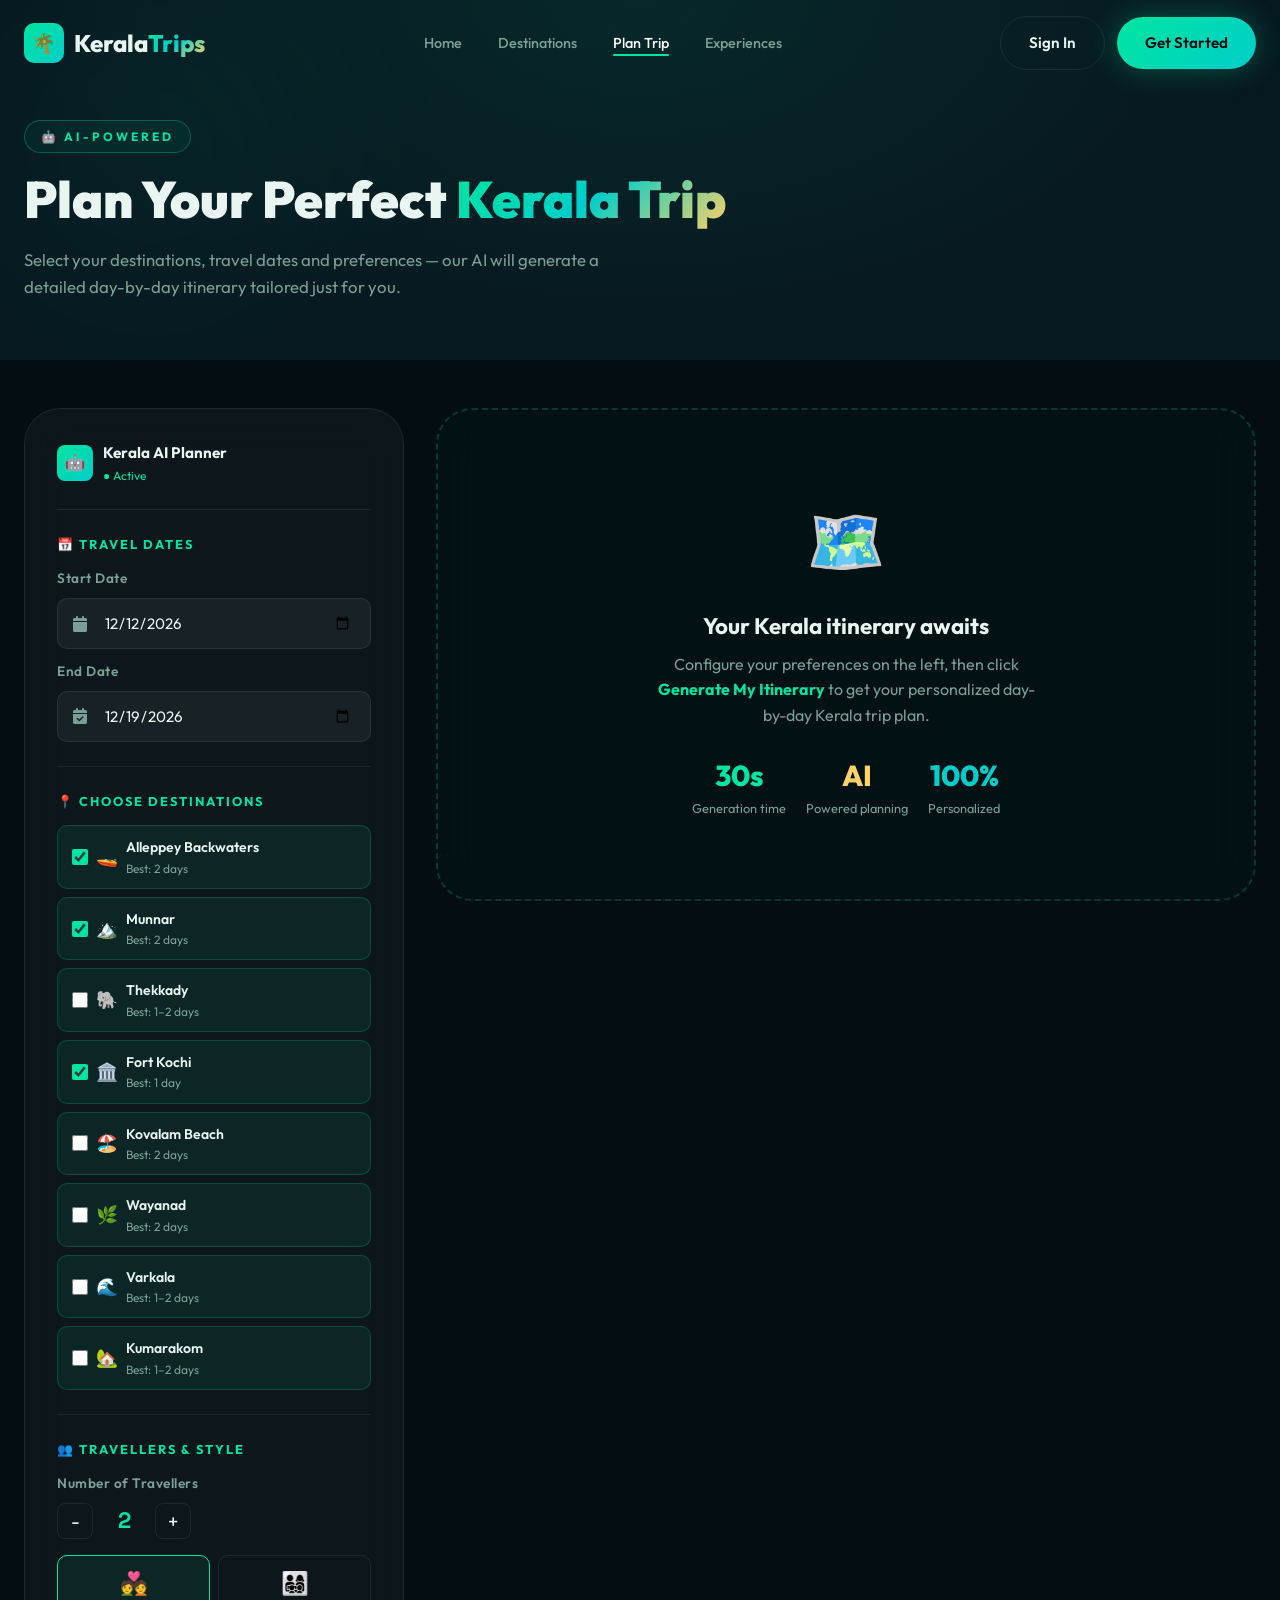
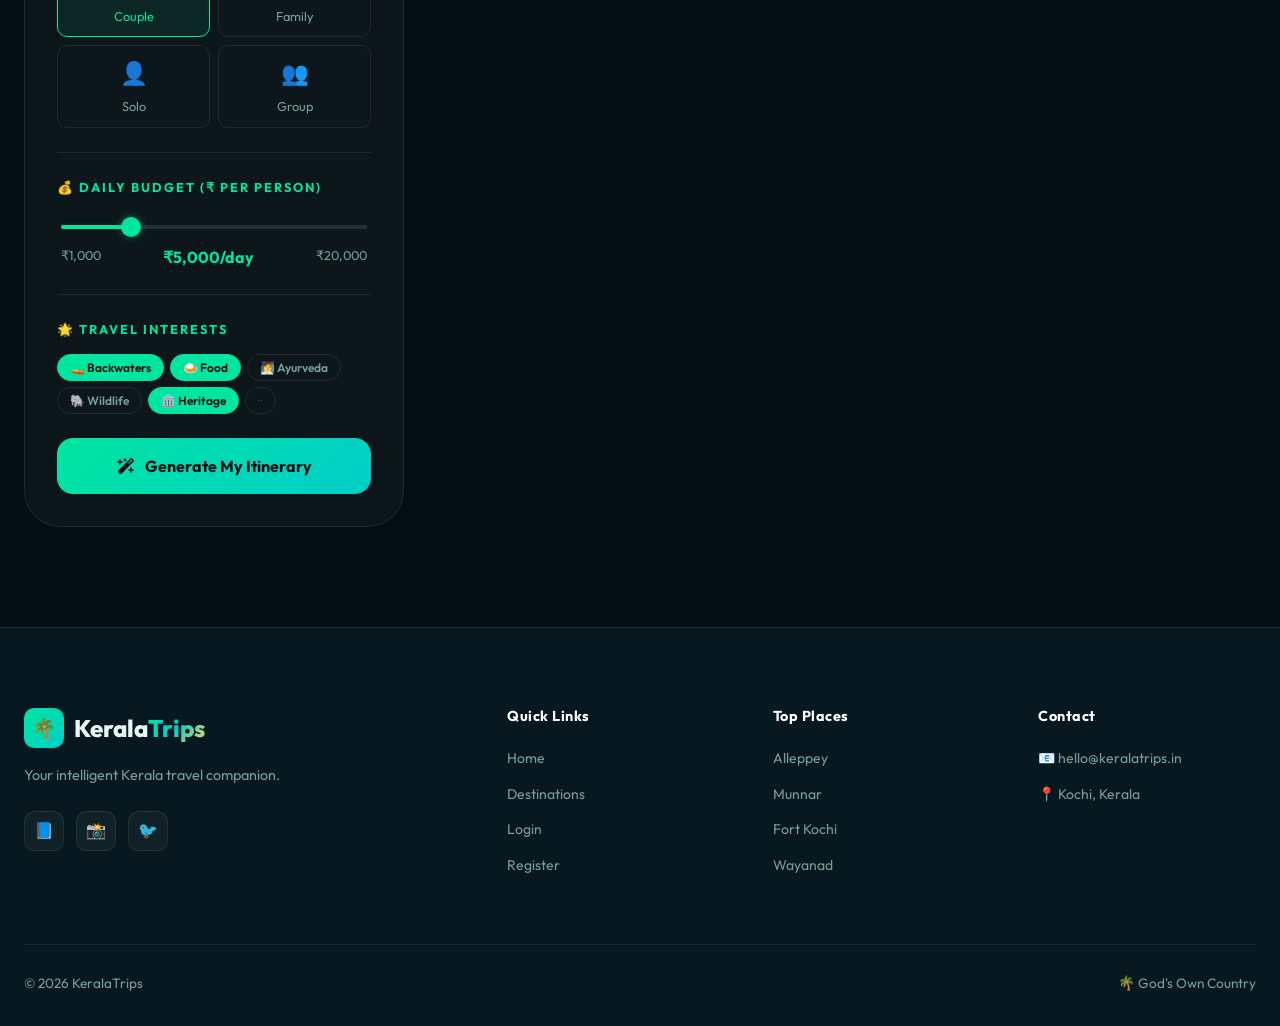
<file: plan-trip.html>
<!DOCTYPE html>
<html lang="en">
<head>
  <meta charset="UTF-8"/>
  <meta name="viewport" content="width=device-width, initial-scale=1.0"/>
  <title>AI Trip Planner — Plan Your Kerala Trip | KeralaTrips</title>
  <meta name="description" content="Use our AI-powered trip planner to create the perfect Kerala itinerary. Customize your destinations, duration, budget and travel style."/>
  <link rel="stylesheet" href="style.css"/>
  <link rel="stylesheet" href="https://cdnjs.cloudflare.com/ajax/libs/font-awesome/6.5.0/css/all.min.css"/>
  <style>
    .planner-hero{background:var(--clr-bg2);padding:120px 0 60px;position:relative;overflow:hidden;}
    .planner-hero::before{content:'';position:absolute;inset:0;background:radial-gradient(ellipse at 50% 0%,rgba(0,229,160,0.08),transparent 70%);}
    .planner-grid{display:grid;grid-template-columns:380px 1fr;gap:32px;align-items:start;}
    .planner-sidebar{border-radius:var(--radius-xl);padding:32px;position:sticky;top:100px;}
    .planner-section{font-size:0.8rem;font-weight:700;letter-spacing:2px;text-transform:uppercase;color:var(--clr-em);margin:24px 0 14px;padding-top:24px;border-top:1px solid var(--clr-border);}
    .planner-section:first-child{margin-top:0;padding-top:0;border-top:none;}
    .dest-pill{display:flex;align-items:center;gap:8px;padding:10px 14px;border-radius:10px;background:rgba(0,229,160,0.08);border:1px solid rgba(0,229,160,0.2);margin-bottom:8px;cursor:pointer;transition:var(--transition);}
    .dest-pill:hover{background:rgba(0,229,160,0.14);}
    .dest-pill input[type=checkbox]{accent-color:var(--clr-em);width:16px;height:16px;}
    .dest-pill-icon{font-size:1.1rem;}
    .dest-pill-info{flex:1;}
    .dest-pill-name{font-size:0.875rem;font-weight:600;}
    .dest-pill-days{font-size:0.75rem;color:var(--clr-muted);}
    .slider-wrap{padding:0 4px;}
    .range-slider{width:100%;-webkit-appearance:none;height:4px;border-radius:99px;background:linear-gradient(to right,var(--clr-em) var(--slider-pct,50%),rgba(255,255,255,0.1) var(--slider-pct,50%));outline:none;cursor:pointer;}
    .range-slider::-webkit-slider-thumb{-webkit-appearance:none;width:20px;height:20px;border-radius:50%;background:var(--clr-em);cursor:pointer;box-shadow:0 0 10px rgba(0,229,160,0.4);}
    .range-display{display:flex;justify-content:space-between;font-size:0.8rem;color:var(--clr-muted);margin-top:8px;}
    .range-val{font-weight:700;color:var(--clr-em);font-size:1rem;}
    .travel-type{display:grid;grid-template-columns:repeat(2,1fr);gap:8px;}
    .travel-type-btn{border:1px solid var(--clr-border);border-radius:10px;padding:10px;text-align:center;cursor:pointer;transition:var(--transition);font-size:0.8rem;color:var(--clr-muted);}
    .travel-type-btn:hover,.travel-type-btn.active{border-color:var(--clr-em);color:var(--clr-em);background:rgba(0,229,160,0.08);}
    .travel-type-btn .tt-icon{font-size:1.4rem;display:block;margin-bottom:4px;}
    .generate-btn{width:100%;padding:18px;border-radius:var(--radius-md);background:linear-gradient(135deg,var(--clr-em),var(--clr-teal));color:#030d12;font-size:1rem;font-weight:700;border:none;cursor:pointer;transition:var(--transition);margin-top:24px;display:flex;align-items:center;justify-content:center;gap:10px;}
    .generate-btn:hover{transform:translateY(-2px);box-shadow:0 8px 30px rgba(0,229,160,0.4);}
    .generate-btn:disabled{opacity:0.6;cursor:not-allowed;transform:none;}
    /* Itinerary Output */
    .itinerary-output{border-radius:var(--radius-xl);overflow:hidden;}
    .output-placeholder{padding:80px 40px;text-align:center;border:2px dashed rgba(0,229,160,0.2);border-radius:var(--radius-xl);background:rgba(0,229,160,0.02);}
    .day-card{border-radius:var(--radius-lg);margin-bottom:20px;overflow:hidden;transition:var(--transition);}
    .day-card:hover{transform:translateX(4px);}
    .day-header{display:flex;align-items:center;gap:16px;padding:20px 24px;background:rgba(0,229,160,0.06);border-bottom:1px solid rgba(0,229,160,0.1);cursor:pointer;}
    .day-num{width:48px;height:48px;border-radius:12px;background:linear-gradient(135deg,var(--clr-em),var(--clr-teal));display:grid;place-items:center;font-weight:900;font-size:1rem;color:#030d12;flex-shrink:0;}
    .day-title{font-weight:700;font-size:1rem;}
    .day-sub{font-size:0.8rem;color:var(--clr-muted);}
    .day-body{padding:20px 24px;}
    .activity{display:flex;gap:14px;padding:12px 0;border-bottom:1px solid rgba(255,255,255,0.04);}
    .activity:last-child{border-bottom:none;}
    .act-time{font-size:0.75rem;font-weight:700;color:var(--clr-em);min-width:60px;padding-top:2px;}
    .act-dot{width:10px;height:10px;border-radius:50%;background:var(--clr-em);margin-top:5px;flex-shrink:0;box-shadow:0 0 8px rgba(0,229,160,0.6);}
    .act-info h4{font-size:0.9rem;font-weight:600;margin-bottom:3px;}
    .act-info p{font-size:0.8rem;color:var(--clr-muted);}
    .act-icon{font-size:1.2rem;flex-shrink:0;margin-top:2px;}
    .itinerary-header{padding:28px;background:linear-gradient(135deg,rgba(0,229,160,0.08),rgba(0,206,201,0.05));border:1px solid rgba(0,229,160,0.15);border-radius:var(--radius-xl);margin-bottom:24px;}
    .summary-chips{display:flex;flex-wrap:wrap;gap:8px;margin-top:12px;}
    .summary-chip{font-size:0.78rem;padding:4px 12px;border-radius:99px;background:rgba(0,229,160,0.1);border:1px solid rgba(0,229,160,0.2);color:var(--clr-em);}
    .loading-dots{display:flex;gap:8px;justify-content:center;margin:24px 0;}
    .loading-dot{width:12px;height:12px;border-radius:50%;background:var(--clr-em);animation:float 1s ease-in-out infinite;}
    .loading-dot:nth-child(2){animation-delay:0.2s;}
    .loading-dot:nth-child(3){animation-delay:0.4s;}
    @media(max-width:1024px){.planner-grid{grid-template-columns:1fr;}.planner-sidebar{position:relative;top:auto;}}
  </style>
</head>
<body>

<nav class="navbar scrolled" id="navbar">
  <div class="container">
    <div class="nav-inner">
      <a href="index.html" class="nav-logo">
        <div class="logo-icon">🌴</div>
        <span>Kerala<span class="gradient-text">Trips</span></span>
      </a>
      <ul class="nav-links">
        <li><a href="index.html">Home</a></li>
        <li><a href="destinations.html">Destinations</a></li>
        <li><a href="plan-trip.html" class="active">Plan Trip</a></li>
        <li><a href="index.html#experiences">Experiences</a></li>
      </ul>
      <div class="nav-actions">
        <a href="login.html" class="btn btn-outline">Sign In</a>
        <a href="register.html" class="btn btn-primary">Get Started</a>
      </div>
    </div>
  </div>
</nav>

<!-- Hero -->
<section class="planner-hero">
  <div class="orb orb-1" style="opacity:0.5;"></div>
  <div class="container" style="position:relative;z-index:1;">
    <div class="section-tag">🤖 AI-Powered</div>
    <h1 style="font-size:clamp(2rem,4vw,3.5rem);font-weight:900;margin-bottom:16px;">
      Plan Your Perfect <span class="gradient-text">Kerala Trip</span>
    </h1>
    <p style="color:var(--clr-muted);max-width:600px;font-size:1.05rem;">
      Select your destinations, travel dates and preferences — our AI will generate a detailed day-by-day itinerary tailored just for you.
    </p>
  </div>
</section>

<!-- Planner -->
<section class="section" style="padding-top:48px;">
  <div class="container">
    <div class="planner-grid">

      <!-- SIDEBAR — Configuration -->
      <div class="planner-sidebar glass">
        <div style="display:flex;align-items:center;gap:10px;margin-bottom:8px;">
          <div style="width:36px;height:36px;background:linear-gradient(135deg,var(--clr-em),var(--clr-teal));border-radius:8px;display:grid;place-items:center;font-size:1rem;">🤖</div>
          <div>
            <div style="font-weight:700;font-size:0.95rem;">Kerala AI Planner</div>
            <div style="font-size:0.75rem;color:var(--clr-em);">● Active</div>
          </div>
        </div>

        <div class="planner-section">📅 Travel Dates</div>
        <div class="form-group" style="margin-bottom:12px;">
          <label class="form-label">Start Date</label>
          <div class="form-icon-wrap">
            <i class="fa-solid fa-calendar form-icon"></i>
            <input type="date" id="startDate" class="form-control"/>
          </div>
        </div>
        <div class="form-group">
          <label class="form-label">End Date</label>
          <div class="form-icon-wrap">
            <i class="fa-solid fa-calendar-check form-icon"></i>
            <input type="date" id="endDate" class="form-control"/>
          </div>
        </div>

        <div class="planner-section">📍 Choose Destinations</div>
        <label class="dest-pill"><input type="checkbox" id="d-alleppey" checked/><span class="dest-pill-icon">🚤</span><div class="dest-pill-info"><div class="dest-pill-name">Alleppey Backwaters</div><div class="dest-pill-days">Best: 2 days</div></div></label>
        <label class="dest-pill"><input type="checkbox" id="d-munnar" checked/><span class="dest-pill-icon">🏔️</span><div class="dest-pill-info"><div class="dest-pill-name">Munnar</div><div class="dest-pill-days">Best: 2 days</div></div></label>
        <label class="dest-pill"><input type="checkbox" id="d-thekkady"/><span class="dest-pill-icon">🐘</span><div class="dest-pill-info"><div class="dest-pill-name">Thekkady</div><div class="dest-pill-days">Best: 1–2 days</div></div></label>
        <label class="dest-pill"><input type="checkbox" id="d-kochi" checked/><span class="dest-pill-icon">🏛️</span><div class="dest-pill-info"><div class="dest-pill-name">Fort Kochi</div><div class="dest-pill-days">Best: 1 day</div></div></label>
        <label class="dest-pill"><input type="checkbox" id="d-kovalam"/><span class="dest-pill-icon">🏖️</span><div class="dest-pill-info"><div class="dest-pill-name">Kovalam Beach</div><div class="dest-pill-days">Best: 2 days</div></div></label>
        <label class="dest-pill"><input type="checkbox" id="d-wayanad"/><span class="dest-pill-icon">🌿</span><div class="dest-pill-info"><div class="dest-pill-name">Wayanad</div><div class="dest-pill-days">Best: 2 days</div></div></label>
        <label class="dest-pill"><input type="checkbox" id="d-varkala"/><span class="dest-pill-icon">🌊</span><div class="dest-pill-info"><div class="dest-pill-name">Varkala</div><div class="dest-pill-days">Best: 1–2 days</div></div></label>
        <label class="dest-pill"><input type="checkbox" id="d-kumarakom"/><span class="dest-pill-icon">🏡</span><div class="dest-pill-info"><div class="dest-pill-name">Kumarakom</div><div class="dest-pill-days">Best: 1–2 days</div></div></label>

        <div class="planner-section">👥 Travellers & Style</div>
        <div style="margin-bottom:16px;">
          <label class="form-label">Number of Travellers</label>
          <div style="display:flex;align-items:center;gap:16px;">
            <button onclick="changeTravellers(-1)" style="width:36px;height:36px;border-radius:8px;border:1px solid var(--clr-border);background:none;color:var(--clr-text);font-size:1.2rem;cursor:pointer;transition:var(--transition);" onmouseover="this.style.borderColor='var(--clr-em)'" onmouseout="this.style.borderColor='var(--clr-border)'">-</button>
            <div style="font-size:1.4rem;font-weight:800;font-family:var(--font-mono);color:var(--clr-em);min-width:30px;text-align:center;" id="travellerCount">2</div>
            <button onclick="changeTravellers(1)" style="width:36px;height:36px;border-radius:8px;border:1px solid var(--clr-border);background:none;color:var(--clr-text);font-size:1.2rem;cursor:pointer;transition:var(--transition);" onmouseover="this.style.borderColor='var(--clr-em)'" onmouseout="this.style.borderColor='var(--clr-border)'">+</button>
          </div>
        </div>
        <div class="travel-type">
          <div class="travel-type-btn active" onclick="selectTravelType(this)"><span class="tt-icon">💑</span>Couple</div>
          <div class="travel-type-btn" onclick="selectTravelType(this)"><span class="tt-icon">👨‍👩‍👧‍👦</span>Family</div>
          <div class="travel-type-btn" onclick="selectTravelType(this)"><span class="tt-icon">👤</span>Solo</div>
          <div class="travel-type-btn" onclick="selectTravelType(this)"><span class="tt-icon">👥</span>Group</div>
        </div>

        <div class="planner-section">💰 Daily Budget (₹ per person)</div>
        <div class="slider-wrap">
          <input type="range" class="range-slider" id="budgetSlider" min="1000" max="20000" value="5000" step="500" oninput="updateBudget(this.value)"/>
          <div class="range-display">
            <span>₹1,000</span>
            <div class="range-val" id="budgetVal">₹5,000/day</div>
            <span>₹20,000</span>
          </div>
        </div>

        <div class="planner-section">🌟 Travel Interests</div>
        <div style="display:flex;flex-wrap:wrap;gap:6px;">
          <button class="filter-tab active" style="font-size:0.75rem;padding:5px 12px;" onclick="this.classList.toggle('active')">🚤 Backwaters</button>
          <button class="filter-tab active" style="font-size:0.75rem;padding:5px 12px;" onclick="this.classList.toggle('active')">🍛 Food</button>
          <button class="filter-tab" style="font-size:0.75rem;padding:5px 12px;" onclick="this.classList.toggle('active')">🧖 Ayurveda</button>
          <button class="filter-tab" style="font-size:0.75rem;padding:5px 12px;" onclick="this.classList.toggle('active')">🐘 Wildlife</button>
          <button class="filter-tab active" style="font-size:0.75rem;padding:5px 12px;" onclick="this.classList.toggle('active')">🏛️ Heritage</button>
          <button class="filter-tab" style="font-size:0.75px;padding:5px 12px;" onclick="this.classList.toggle('active')">🎭 Culture</button>
        </div>

        <button class="generate-btn" id="generateBtn" onclick="generateItinerary()">
          <i class="fa-solid fa-wand-magic-sparkles"></i>
          Generate My Itinerary
        </button>
      </div>

      <!-- OUTPUT PANEL -->
      <div id="outputPanel">
        <div class="output-placeholder glass" id="placeholder">
          <div style="font-size:4rem;margin-bottom:20px;animation:float 3s ease-in-out infinite;">🗺️</div>
          <h3 style="font-size:1.4rem;font-weight:700;margin-bottom:12px;">Your Kerala itinerary awaits</h3>
          <p style="color:var(--clr-muted);max-width:380px;margin:0 auto 24px;">Configure your preferences on the left, then click <strong style="color:var(--clr-em);">Generate My Itinerary</strong> to get your personalized day-by-day Kerala trip plan.</p>
          <div style="display:flex;gap:20px;justify-content:center;flex-wrap:wrap;">
            <div style="text-align:center;">
              <div style="font-size:1.8rem;font-weight:800;color:var(--clr-em);">30s</div>
              <div style="font-size:0.8rem;color:var(--clr-muted);">Generation time</div>
            </div>
            <div style="text-align:center;">
              <div style="font-size:1.8rem;font-weight:800;color:var(--clr-gold);">AI</div>
              <div style="font-size:0.8rem;color:var(--clr-muted);">Powered planning</div>
            </div>
            <div style="text-align:center;">
              <div style="font-size:1.8rem;font-weight:800;color:var(--clr-teal);">100%</div>
              <div style="font-size:0.8rem;color:var(--clr-muted);">Personalized</div>
            </div>
          </div>
        </div>

        <div id="loadingPanel" style="display:none;text-align:center;padding:60px 40px;">
          <div style="font-size:3rem;margin-bottom:16px;animation:spin-slow 2s linear infinite;">🤖</div>
          <h3 style="font-weight:700;margin-bottom:8px;">AI is crafting your itinerary...</h3>
          <p style="color:var(--clr-muted);margin-bottom:24px;">Analyzing destinations, calculating travel times, finding the best experiences</p>
          <div class="loading-dots">
            <div class="loading-dot"></div>
            <div class="loading-dot"></div>
            <div class="loading-dot"></div>
          </div>
          <div id="loadingSteps" style="font-size:0.85rem;color:var(--clr-muted);"></div>
        </div>

        <div id="itineraryResult" style="display:none;">
          <!-- Generated dynamically -->
        </div>
      </div>

    </div>
  </div>
</section>

<!-- Footer -->
<footer class="footer">
  <div class="container">
    <div class="footer-grid">
      <div class="footer-brand footer-col">
        <a href="index.html" class="nav-logo" style="margin-bottom:0;"><div class="logo-icon">🌴</div><span>Kerala<span class="gradient-text">Trips</span></span></a>
        <p>Your intelligent Kerala travel companion.</p>
        <div class="footer-socials"><a href="#" class="social-btn">📘</a><a href="#" class="social-btn">📸</a><a href="#" class="social-btn">🐦</a></div>
      </div>
      <div class="footer-col"><h4>Quick Links</h4><ul><li><a href="index.html">Home</a></li><li><a href="destinations.html">Destinations</a></li><li><a href="login.html">Login</a></li><li><a href="register.html">Register</a></li></ul></div>
      <div class="footer-col"><h4>Top Places</h4><ul><li><a href="#">Alleppey</a></li><li><a href="#">Munnar</a></li><li><a href="#">Fort Kochi</a></li><li><a href="#">Wayanad</a></li></ul></div>
      <div class="footer-col"><h4>Contact</h4><ul><li><a href="#">📧 hello@keralatrips.in</a></li><li><a href="#">📍 Kochi, Kerala</a></li></ul></div>
    </div>
    <div class="footer-bottom"><div>© 2026 KeralaTrips</div><div>🌴 God's Own Country</div></div>
  </div>
</footer>

<script>
let travellers = 2;

function changeTravellers(delta) {
  travellers = Math.max(1, Math.min(20, travellers + delta));
  document.getElementById('travellerCount').textContent = travellers;
}
function selectTravelType(el) {
  document.querySelectorAll('.travel-type-btn').forEach(b => b.classList.remove('active'));
  el.classList.add('active');
}
function updateBudget(val) {
  document.getElementById('budgetVal').textContent = '₹' + parseInt(val).toLocaleString() + '/day';
  const pct = ((val - 1000) / (20000 - 1000)) * 100;
  document.getElementById('budgetSlider').style.setProperty('--slider-pct', pct + '%');
}

// Set default dates
const today = new Date();
const nextWeek = new Date(today); nextWeek.setDate(today.getDate() + 7);
const twoWeeks = new Date(today); twoWeeks.setDate(today.getDate() + 14);
document.getElementById('startDate').value = nextWeek.toISOString().split('T')[0];
document.getElementById('endDate').value = twoWeeks.toISOString().split('T')[0];

const loadingStepMessages = [
  '🔍 Analyzing your selected destinations...',
  '🗺️ Calculating optimal travel routes...',
  '🏨 Curating accommodation options...',
  '🍴 Finding the best local restaurants...',
  '🎯 Personalizing activities to your interests...',
  '✨ Finalizing your perfect itinerary...'
];

const itineraryData = [
  {
    day: 1, location: 'Fort Kochi', icon: '🏛️',
    subtitle: 'Arrive in Kochi · Heritage & Culture',
    activities: [
      {time:'09:00', icon:'✈️', name:'Arrive at Kochi Airport / Train Station', desc:'Check-in at your heritage boutique hotel in Fort Kochi'},
      {time:'11:00', icon:'🚶', name:'Fort Kochi Heritage Walk', desc:'Explore colonial architecture, St. Francis Church & Dutch Cemetery'},
      {time:'13:00', icon:'🍛', name:'Lunch at Kashi Art Café', desc:'Try Kerala prawn curry and appam in an art gallery setting'},
      {time:'15:00', icon:'🎣', name:'Chinese Fishing Nets at Vasco Da Gama Square', desc:'Watch traditional fishing nets being operated at the seafront'},
      {time:'17:00', icon:'🛍️', name:'Spice Market & Mattancherry', desc:'Explore the Jewish Quarter and stock up on Kerala spices'},
      {time:'19:00', icon:'🎭', name:'Kathakali Performance', desc:'Watch the classical Kathakali dance drama at Kerala Kathakali Centre'},
    ]
  },
  {
    day: 2, location: 'Kochi → Alleppey', icon: '🚤',
    subtitle: 'Journey to the Backwaters',
    activities: [
      {time:'08:00', icon:'🌅', name:'Sunrise Breakfast', desc:'Enjoy Kerala puttu & kadala curry at your hotel'},
      {time:'09:30', icon:'🚗', name:'Drive to Alleppey (1.5 hrs)', desc:'Scenic drive through coconut palms and paddy fields'},
      {time:'12:00', icon:'⛵', name:'Board Your Houseboat', desc:'Check-in to your traditional kettuvallam houseboat on Vembanad Lake'},
      {time:'13:00', icon:'🍜', name:'Lunch on the Houseboat', desc:'Fresh Kerala fish curry, rice, pappadam served on the deck'},
      {time:'15:00', icon:'🚤', name:'Backwater Cruise', desc:'Cruise through narrow canals, watching village life and coconut groves'},
      {time:'18:30', icon:'🌅', name:'Sunset on the Lake', desc:'Magical sunset over Vembanad Lake with cocktails on deck'},
      {time:'20:00', icon:'🌙', name:'Overnight on Houseboat', desc:'Sleep under the stars on the tranquil backwaters'},
    ]
  },
  {
    day: 3, location: 'Alleppey → Munnar', icon: '🏔️',
    subtitle: 'Hill Station Escape',
    activities: [
      {time:'07:00', icon:'🌄', name:'Early Morning Backwaters', desc:'Canoe through narrow channels with morning mist'},
      {time:'09:00', icon:'🚌', name:'Depart for Munnar (3.5 hrs)', desc:'Winding mountain road through rubber and spice estates'},
      {time:'13:00', icon:'🍃', name:'Arrive Munnar — Tea Museum', desc:'Learn about tea processing at the KDHP Tea Museum'},
      {time:'15:00', icon:'🌿', name:'Tea Garden Walk', desc:'Guided walk through endless green tea plantations'},
      {time:'17:00', icon:'🏞️', name:'Mattupetty Dam Viewpoint', desc:'Panoramic views over the dam and surrounding Shola forests'},
      {time:'20:00', icon:'🍲', name:'Dinner & Night at Munnar', desc:'Kerala Sadhya dinner at a traditional restaurant'},
    ]
  },
  {
    day: 4, location: 'Munnar', icon: '⛰️',
    subtitle: 'Western Ghats Adventure',
    activities: [
      {time:'06:30', icon:'🦌', name:'Eravikulam National Park', desc:'Spot Nilgiri Tahr and other wildlife at sunrise'},
      {time:'10:00', icon:'💧', name:'Attukal Waterfalls', desc:'Trek to the beautiful Attukal falls through tea estates'},
      {time:'13:00', icon:'🍛', name:'Local Lunch', desc:'Authentic Kerala meals (Sadhya) at Rapsy Restaurant'},
      {time:'15:00', icon:'📸', name:'Echo Point & Kundala Lake', desc:'Stunning landscapes for photography'},
      {time:'18:00', icon:'🌇', name:'Munnar Town Sunset', desc:'Explore local market and buy tea, spices, chocolate'},
    ]
  },
  {
    day: 5, location: 'Munnar → Kovalam', icon: '🏖️',
    subtitle: 'Beach Finale',
    activities: [
      {time:'08:00', icon:'🚗', name:'Depart for Kovalam (5 hrs)', desc:'Scenic drive through Idukki and Thiruvananthapuram'},
      {time:'14:00', icon:'🏖️', name:'Arrive Kovalam Beach', desc:'Check-in at beachfront resort, relax on Lighthouse Beach'},
      {time:'16:00', icon:'🏄', name:'Water Sports', desc:'Surfing, parasailing and kayaking in the Arabian Sea'},
      {time:'18:00', icon:'🌅', name:'Lighthouse Sunset', desc:'Climb the Vizhinjam Lighthouse for spectacular sunset views'},
      {time:'20:00', icon:'🦞', name:'Seafood Dinner', desc:'Fresh lobster, prawn and fish thali at a beach shack restaurant'},
    ]
  },
];

function generateItinerary() {
  const btn = document.getElementById('generateBtn');
  btn.disabled = true;
  document.getElementById('placeholder').style.display = 'none';
  document.getElementById('loadingPanel').style.display = 'block';
  document.getElementById('itineraryResult').style.display = 'none';

  let stepIdx = 0;
  const stepEl = document.getElementById('loadingSteps');
  const stepInterval = setInterval(() => {
    if(stepIdx < loadingStepMessages.length) {
      stepEl.textContent = loadingStepMessages[stepIdx++];
    } else {
      clearInterval(stepInterval);
    }
  }, 500);

  setTimeout(() => {
    clearInterval(stepInterval);
    document.getElementById('loadingPanel').style.display = 'none';
    renderItinerary();
    document.getElementById('itineraryResult').style.display = 'block';
    btn.disabled = false;
  }, 3500);
}

function renderItinerary() {
  const result = document.getElementById('itineraryResult');
  const budget = parseInt(document.getElementById('budgetSlider').value).toLocaleString();
  const startDate = document.getElementById('startDate').value;
  const endDate = document.getElementById('endDate').value;

  let html = `
  <div class="itinerary-header">
    <div style="display:flex;align-items:center;gap:14px;margin-bottom:12px;">
      <div style="width:48px;height:48px;background:linear-gradient(135deg,var(--clr-em),var(--clr-teal));border-radius:12px;display:grid;place-items:center;font-size:1.4rem;">🤖</div>
      <div>
        <div style="font-size:1.2rem;font-weight:800;">Your Kerala Adventure — 5 Days</div>
        <div style="font-size:0.85rem;color:var(--clr-muted);">AI Generated · Personalized Itinerary</div>
      </div>
      <button onclick="window.print()" style="margin-left:auto;padding:8px 16px;border-radius:8px;border:1px solid var(--clr-border);background:none;color:var(--clr-text);cursor:pointer;font-size:0.8rem;transition:var(--transition);" onmouseover="this.style.borderColor='var(--clr-em)'" onmouseout="this.style.borderColor='var(--clr-border)'">🖨️ Print</button>
    </div>
    <div class="summary-chips">
      <span class="summary-chip">📅 ${startDate} → ${endDate}</span>
      <span class="summary-chip">👥 ${travellers} Travellers</span>
      <span class="summary-chip">💰 ₹${budget}/person/day</span>
      <span class="summary-chip">📍 4 Destinations</span>
      <span class="summary-chip">🏨 Mixed Accommodations</span>
      <span class="summary-chip">✅ AI Optimized</span>
    </div>
  </div>`;

  itineraryData.forEach((day, idx) => {
    html += `
    <div class="day-card glass" style="animation:fadeUp 0.5s ease ${idx*0.1}s both;">
      <div class="day-header" onclick="toggleDay('day${idx}')">
        <div class="day-num">${day.day}</div>
        <div style="flex:1;">
          <div class="day-title">${day.icon} ${day.location}</div>
          <div class="day-sub">${day.subtitle}</div>
        </div>
        <i class="fa-solid fa-chevron-down" style="color:var(--clr-muted);transition:transform 0.3s;" id="chevron${idx}"></i>
      </div>
      <div class="day-body" id="day${idx}">`;
    day.activities.forEach(act => {
      html += `
        <div class="activity">
          <div class="act-time">${act.time}</div>
          <div class="act-dot"></div>
          <div class="act-icon">${act.icon}</div>
          <div class="act-info"><h4>${act.name}</h4><p>${act.desc}</p></div>
        </div>`;
    });
    html += `</div></div>`;
  });

  html += `
  <div style="display:flex;gap:12px;margin-top:24px;flex-wrap:wrap;">
    <a href="register.html" class="btn btn-primary btn-lg" style="flex:1;justify-content:center;"><i class="fa-solid fa-save"></i> Save This Itinerary</a>
    <button onclick="generateItinerary()" class="btn btn-outline" style="flex:1;justify-content:center;"><i class="fa-solid fa-rotate"></i> Regenerate</button>
  </div>`;

  result.innerHTML = html;
}

function toggleDay(id) {
  const body = document.getElementById(id);
  const idx = id.replace('day','');
  const chevron = document.getElementById('chevron'+idx);
  if(body.style.display === 'none') {
    body.style.display = 'block';
    chevron.style.transform = 'rotate(0deg)';
  } else {
    body.style.display = 'none';
    chevron.style.transform = 'rotate(-90deg)';
  }
}

window.addEventListener('scroll',()=>{
  document.getElementById('navbar').classList.toggle('scrolled',window.scrollY>50);
});

// Initialize budget slider display
updateBudget(5000);
</script>
</body>
</html>
</file>
<file: style.css>
@import url('https://fonts.googleapis.com/css2?family=Outfit:wght@300;400;500;600;700;800;900&family=Playfair+Display:ital,wght@0,400;0,600;0,700;1,400;1,600&family=Space+Grotesk:wght@300;400;500;600;700&display=swap');

:root {
  --clr-bg:#030d12; --clr-bg2:#071820; --clr-surface:rgba(255,255,255,0.04); --clr-border:rgba(255,255,255,0.08);
  --clr-em:#00e5a0; --clr-em2:#00c98a; --clr-teal:#00cec9; --clr-gold:#ffd166; --clr-gold2:#ffb347; --clr-coral:#ff6b6b;
  --clr-text:#e8f5f1; --clr-muted:#7a9f95; --clr-white:#ffffff;
  --radius-sm:10px; --radius-md:16px; --radius-lg:24px; --radius-xl:36px;
  --shadow-glow:0 0 40px rgba(0,229,160,0.15); --shadow-card:0 8px 40px rgba(0,0,0,0.5);
  --transition:all 0.35s cubic-bezier(0.25,0.8,0.25,1);
  --font-main:'Outfit',sans-serif; --font-display:'Playfair Display',serif; --font-mono:'Space Grotesk',sans-serif;
}
*,*::before,*::after{box-sizing:border-box;margin:0;padding:0;}
html{scroll-behavior:smooth;}
body{font-family:var(--font-main);background-color:var(--clr-bg);color:var(--clr-text);overflow-x:hidden;line-height:1.6;}
img{display:block;max-width:100%;}
a{text-decoration:none;color:inherit;}
ul{list-style:none;}
input,textarea,select,button{font-family:inherit;}
::-webkit-scrollbar{width:6px;}
::-webkit-scrollbar-track{background:var(--clr-bg);}
::-webkit-scrollbar-thumb{background:var(--clr-em);border-radius:99px;}
h1,h2,h3,h4{line-height:1.2;}
.display-text{font-family:var(--font-display);font-style:italic;}
.gradient-text{background:linear-gradient(135deg,var(--clr-em),var(--clr-teal),var(--clr-gold));-webkit-background-clip:text;-webkit-text-fill-color:transparent;background-clip:text;}
.gradient-text-2{background:linear-gradient(135deg,var(--clr-gold),var(--clr-coral));-webkit-background-clip:text;-webkit-text-fill-color:transparent;background-clip:text;}
.container{max-width:1280px;margin:0 auto;padding:0 24px;}
.section{padding:100px 0;}
.section-tag{display:inline-flex;align-items:center;gap:8px;font-size:12px;font-weight:700;letter-spacing:3px;text-transform:uppercase;color:var(--clr-em);margin-bottom:16px;padding:6px 16px;border:1px solid rgba(0,229,160,0.3);border-radius:99px;background:rgba(0,229,160,0.05);}
.section-title{font-size:clamp(2rem,4vw,3.2rem);font-weight:800;margin-bottom:16px;}
.section-subtitle{font-size:1.1rem;color:var(--clr-muted);max-width:560px;}
.glass{background:var(--clr-surface);border:1px solid var(--clr-border);backdrop-filter:blur(20px);-webkit-backdrop-filter:blur(20px);}
.btn{display:inline-flex;align-items:center;gap:10px;padding:14px 28px;border-radius:99px;font-size:0.95rem;font-weight:600;cursor:pointer;border:none;transition:var(--transition);position:relative;overflow:hidden;}
.btn::after{content:'';position:absolute;inset:0;background:linear-gradient(135deg,rgba(255,255,255,0.15),transparent);opacity:0;transition:opacity 0.3s;}
.btn:hover::after{opacity:1;}
.btn-primary{background:linear-gradient(135deg,var(--clr-em),var(--clr-teal));color:#030d12;box-shadow:0 0 30px rgba(0,229,160,0.3);}
.btn-primary:hover{transform:translateY(-3px);box-shadow:0 8px 40px rgba(0,229,160,0.45);}
.btn-outline{background:transparent;color:var(--clr-text);border:1px solid var(--clr-border);}
.btn-outline:hover{border-color:var(--clr-em);color:var(--clr-em);transform:translateY(-3px);}
.btn-gold{background:linear-gradient(135deg,var(--clr-gold),var(--clr-gold2));color:#030d12;box-shadow:0 0 30px rgba(255,209,102,0.3);}
.btn-gold:hover{transform:translateY(-3px);box-shadow:0 8px 40px rgba(255,209,102,0.45);}
.btn-lg{padding:18px 36px;font-size:1.05rem;}
.navbar{position:fixed;top:0;left:0;right:0;z-index:1000;padding:16px 0;transition:var(--transition);}
.navbar.scrolled{background:rgba(3,13,18,0.88);backdrop-filter:blur(20px);border-bottom:1px solid var(--clr-border);padding:12px 0;}
.nav-inner{display:flex;align-items:center;justify-content:space-between;}
.nav-logo{display:flex;align-items:center;gap:10px;font-size:1.5rem;font-weight:800;}
.logo-icon{width:40px;height:40px;background:linear-gradient(135deg,var(--clr-em),var(--clr-teal));border-radius:10px;display:grid;place-items:center;font-size:1.2rem;}
.nav-links{display:flex;align-items:center;gap:36px;}
.nav-links a{font-size:0.9rem;font-weight:500;color:var(--clr-muted);transition:var(--transition);position:relative;}
.nav-links a::after{content:'';position:absolute;bottom:-4px;left:0;width:0;height:2px;background:var(--clr-em);border-radius:99px;transition:width 0.3s;}
.nav-links a:hover,.nav-links a.active{color:var(--clr-white);}
.nav-links a:hover::after,.nav-links a.active::after{width:100%;}
.nav-actions{display:flex;align-items:center;gap:12px;}
.nav-toggle{display:none;}
#particles-canvas{position:absolute;inset:0;pointer-events:none;}
@keyframes float{0%,100%{transform:translateY(0);}50%{transform:translateY(-20px);}}
@keyframes float2{0%,100%{transform:translateY(0) rotate(0deg);}50%{transform:translateY(-15px) rotate(5deg);}}
@keyframes pulse-glow{0%,100%{box-shadow:0 0 20px rgba(0,229,160,0.3);}50%{box-shadow:0 0 60px rgba(0,229,160,0.6);}}
@keyframes spin-slow{to{transform:rotate(360deg);}}
@keyframes shimmer{0%{background-position:-200% center;}100%{background-position:200% center;}}
@keyframes fadeUp{from{opacity:0;transform:translateY(40px);}to{opacity:1;transform:translateY(0);}}
@keyframes fadeIn{from{opacity:0;}to{opacity:1;}}
@keyframes scaleIn{from{opacity:0;transform:scale(0.9);}to{opacity:1;transform:scale(1);}}
@keyframes gradient-shift{0%{background-position:0% 50%;}50%{background-position:100% 50%;}100%{background-position:0% 50%;}}
@keyframes ripple{0%{transform:scale(1);opacity:0.5;}100%{transform:scale(2.5);opacity:0;}}
@keyframes textglow{0%,100%{text-shadow:0 0 20px rgba(0,229,160,0.5);}50%{text-shadow:0 0 40px rgba(0,229,160,0.9),0 0 80px rgba(0,229,160,0.4);}}
.reveal{opacity:0;transform:translateY(50px);transition:opacity 0.7s ease,transform 0.7s ease;}
.reveal.visible{opacity:1;transform:translateY(0);}
.reveal-left{opacity:0;transform:translateX(-50px);transition:opacity 0.7s ease,transform 0.7s ease;}
.reveal-left.visible{opacity:1;transform:translateX(0);}
.reveal-right{opacity:0;transform:translateX(50px);transition:opacity 0.7s ease,transform 0.7s ease;}
.reveal-right.visible{opacity:1;transform:translateX(0);}
a.dest-card{text-decoration:none;display:block;color:inherit;}
.dest-card{position:relative;border-radius:var(--radius-lg);overflow:hidden;cursor:pointer;transition:var(--transition);}
.dest-card::before{content:'';position:absolute;inset:0;background:linear-gradient(to top,rgba(3,13,18,0.95) 0%,rgba(3,13,18,0.4) 50%,transparent 100%);z-index:1;transition:var(--transition);}
.dest-card:hover{transform:translateY(-8px) scale(1.02);box-shadow:var(--shadow-card),var(--shadow-glow);}
.dest-card:hover::before{background:linear-gradient(to top,rgba(3,13,18,0.98) 0%,rgba(3,13,18,0.5) 60%,rgba(0,229,160,0.05) 100%);}
.dest-card img{width:100%;height:100%;object-fit:cover;transition:transform 0.7s ease;}
.dest-card:hover img{transform:scale(1.1);}
.dest-card-info{position:absolute;bottom:0;left:0;right:0;padding:28px;z-index:2;transform:translateY(10px);transition:var(--transition);}
.dest-card:hover .dest-card-info{transform:translateY(0);}
.dest-card-tag{font-size:10px;font-weight:700;letter-spacing:2px;text-transform:uppercase;color:var(--clr-em);margin-bottom:6px;display:block;}
.dest-card-title{font-size:1.4rem;font-weight:700;margin-bottom:6px;}
.dest-card-sub{font-size:0.85rem;color:var(--clr-muted);margin-bottom:14px;}
.dest-card-meta{display:flex;gap:16px;font-size:0.8rem;color:var(--clr-muted);}
.dest-card-meta span{display:flex;align-items:center;gap:4px;}
.dest-card-explore{display:inline-flex;align-items:center;gap:6px;font-size:0.85rem;font-weight:600;color:var(--clr-em);opacity:0;transform:translateY(10px);transition:var(--transition);margin-top:10px;}
.dest-card:hover .dest-card-explore{opacity:1;transform:translateY(0);}
.stars{color:var(--clr-gold);font-size:0.8rem;}
.badge{position:absolute;top:16px;right:16px;z-index:2;padding:6px 12px;border-radius:99px;font-size:10px;font-weight:700;letter-spacing:1px;text-transform:uppercase;}
.badge-hot{background:rgba(255,107,107,0.9);color:white;}
.badge-trending{background:rgba(0,229,160,0.9);color:#030d12;}
.badge-new{background:rgba(255,209,102,0.9);color:#030d12;}
.form-group{margin-bottom:22px;}
.form-label{display:block;font-size:0.85rem;font-weight:600;color:var(--clr-muted);margin-bottom:8px;letter-spacing:0.5px;}
.form-control{width:100%;padding:14px 18px;background:rgba(255,255,255,0.05);border:1px solid var(--clr-border);border-radius:var(--radius-sm);color:var(--clr-text);font-size:0.95rem;transition:var(--transition);outline:none;}
.form-control:focus{border-color:var(--clr-em);background:rgba(0,229,160,0.05);box-shadow:0 0 0 4px rgba(0,229,160,0.1);}
.form-control::placeholder{color:var(--clr-muted);}
.form-icon-wrap{position:relative;}
.form-icon-wrap .form-control{padding-left:46px;}
.form-icon{position:absolute;left:16px;top:50%;transform:translateY(-50%);color:var(--clr-muted);font-size:1rem;}
.footer{background:var(--clr-bg2);border-top:1px solid var(--clr-border);padding:80px 0 32px;}
.footer-grid{display:grid;grid-template-columns:2fr 1fr 1fr 1fr;gap:48px;margin-bottom:56px;}
.footer-brand p{color:var(--clr-muted);font-size:0.9rem;margin:16px 0 24px;max-width:300px;}
.footer-socials{display:flex;gap:12px;}
.social-btn{width:40px;height:40px;border-radius:10px;background:var(--clr-surface);border:1px solid var(--clr-border);display:grid;place-items:center;font-size:1rem;transition:var(--transition);}
.social-btn:hover{border-color:var(--clr-em);color:var(--clr-em);transform:translateY(-3px);}
.footer-col h4{font-size:0.9rem;font-weight:700;color:var(--clr-white);margin-bottom:20px;letter-spacing:0.5px;}
.footer-col ul li{margin-bottom:10px;}
.footer-col ul li a{font-size:0.875rem;color:var(--clr-muted);transition:var(--transition);}
.footer-col ul li a:hover{color:var(--clr-em);padding-left:4px;}
.footer-bottom{border-top:1px solid var(--clr-border);padding-top:28px;display:flex;justify-content:space-between;align-items:center;font-size:0.85rem;color:var(--clr-muted);}
.stat-value{font-size:clamp(2.5rem,5vw,4rem);font-weight:900;font-family:var(--font-mono);background:linear-gradient(135deg,var(--clr-em),var(--clr-gold));-webkit-background-clip:text;-webkit-text-fill-color:transparent;background-clip:text;}
.filter-tabs{display:flex;gap:10px;flex-wrap:wrap;margin-bottom:40px;}
.filter-tab{padding:8px 20px;border-radius:99px;font-size:0.85rem;font-weight:600;cursor:pointer;border:1px solid var(--clr-border);background:transparent;color:var(--clr-muted);transition:var(--transition);}
.filter-tab:hover,.filter-tab.active{background:var(--clr-em);border-color:var(--clr-em);color:#030d12;}
.auth-page{min-height:100vh;display:flex;align-items:center;justify-content:center;padding:100px 24px 40px;position:relative;overflow:hidden;}
.auth-card{width:100%;max-width:480px;border-radius:var(--radius-xl);padding:48px;position:relative;z-index:1;}
.auth-header{text-align:center;margin-bottom:36px;}
.auth-header h1{font-size:2rem;font-weight:800;margin-bottom:8px;}
.auth-header p{color:var(--clr-muted);font-size:0.95rem;}
.auth-divider{display:flex;align-items:center;gap:16px;margin:24px 0;color:var(--clr-muted);font-size:0.85rem;}
.auth-divider::before,.auth-divider::after{content:'';flex:1;height:1px;background:var(--clr-border);}
.social-login{display:flex;gap:12px;margin-bottom:28px;}
.social-login-btn{flex:1;padding:12px;border-radius:var(--radius-sm);background:var(--clr-surface);border:1px solid var(--clr-border);color:var(--clr-text);font-size:0.9rem;font-weight:600;cursor:pointer;display:flex;align-items:center;justify-content:center;gap:8px;transition:var(--transition);}
.social-login-btn:hover{border-color:var(--clr-em);color:var(--clr-em);}
.auth-footer-text{text-align:center;margin-top:24px;font-size:0.9rem;color:var(--clr-muted);}
.auth-footer-text a{color:var(--clr-em);font-weight:600;}
.orb{position:absolute;border-radius:50%;filter:blur(80px);pointer-events:none;}
.orb-1{width:500px;height:500px;background:radial-gradient(circle,rgba(0,229,160,0.12) 0%,transparent 70%);top:-100px;left:-100px;animation:float 8s ease-in-out infinite;}
.orb-2{width:400px;height:400px;background:radial-gradient(circle,rgba(0,206,201,0.1) 0%,transparent 70%);bottom:-100px;right:-50px;animation:float2 10s ease-in-out infinite;}
.orb-3{width:300px;height:300px;background:radial-gradient(circle,rgba(255,209,102,0.08) 0%,transparent 70%);top:40%;right:20%;animation:float 12s ease-in-out infinite reverse;}
.shimmer-bg{background:linear-gradient(90deg,rgba(255,255,255,0.03) 25%,rgba(255,255,255,0.08) 50%,rgba(255,255,255,0.03) 75%);background-size:200% 100%;animation:shimmer 2s infinite;}
@media (max-width:1024px){.footer-grid{grid-template-columns:1fr 1fr;}}
@media (max-width:768px){
  .nav-links{display:none;}
  .nav-toggle{display:block;background:none;border:1px solid var(--clr-border);padding:8px 12px;border-radius:8px;color:var(--clr-text);cursor:pointer;font-size:1.1rem;}
  .section{padding:70px 0;}
  .footer-grid{grid-template-columns:1fr;gap:32px;}
  .footer-bottom{flex-direction:column;gap:12px;text-align:center;}
  .auth-card{padding:32px 24px;}
}
@media (max-width:480px){.nav-actions .btn{padding:10px 18px;font-size:0.85rem;}}
</file>
